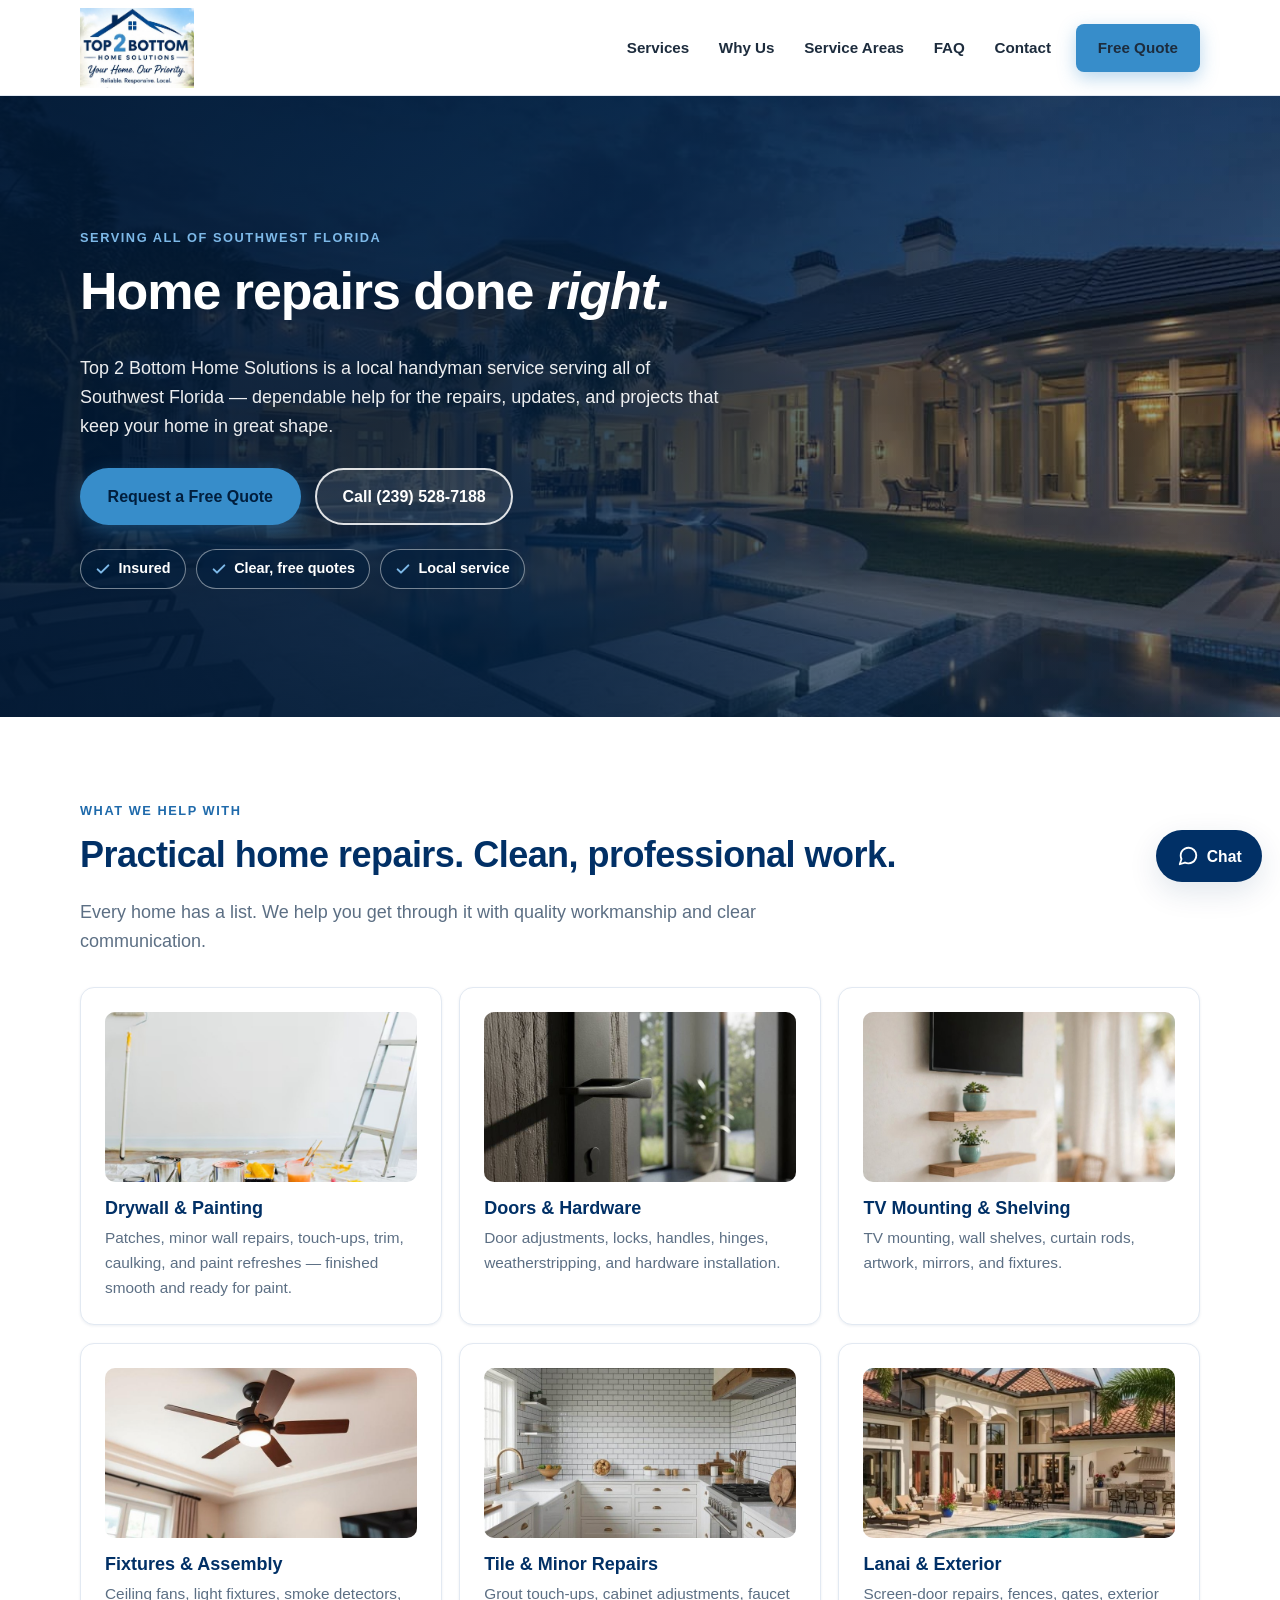
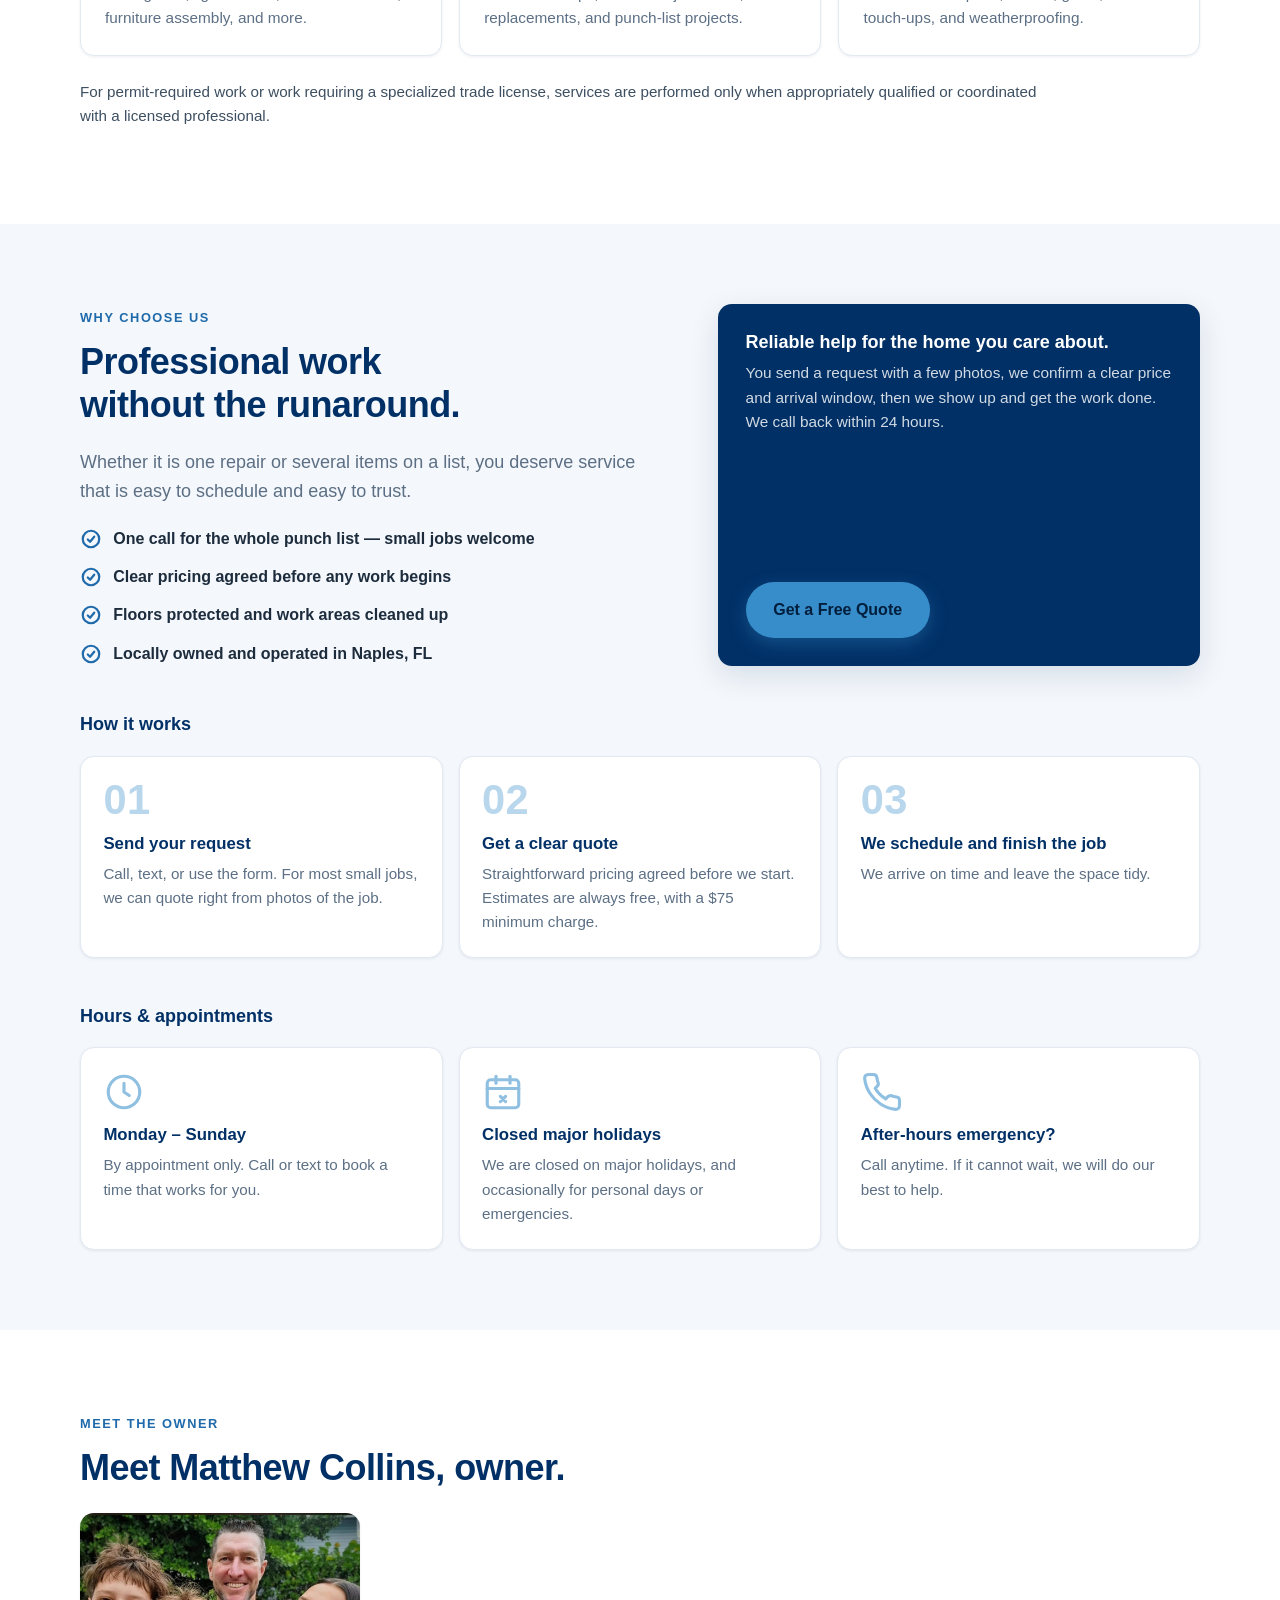
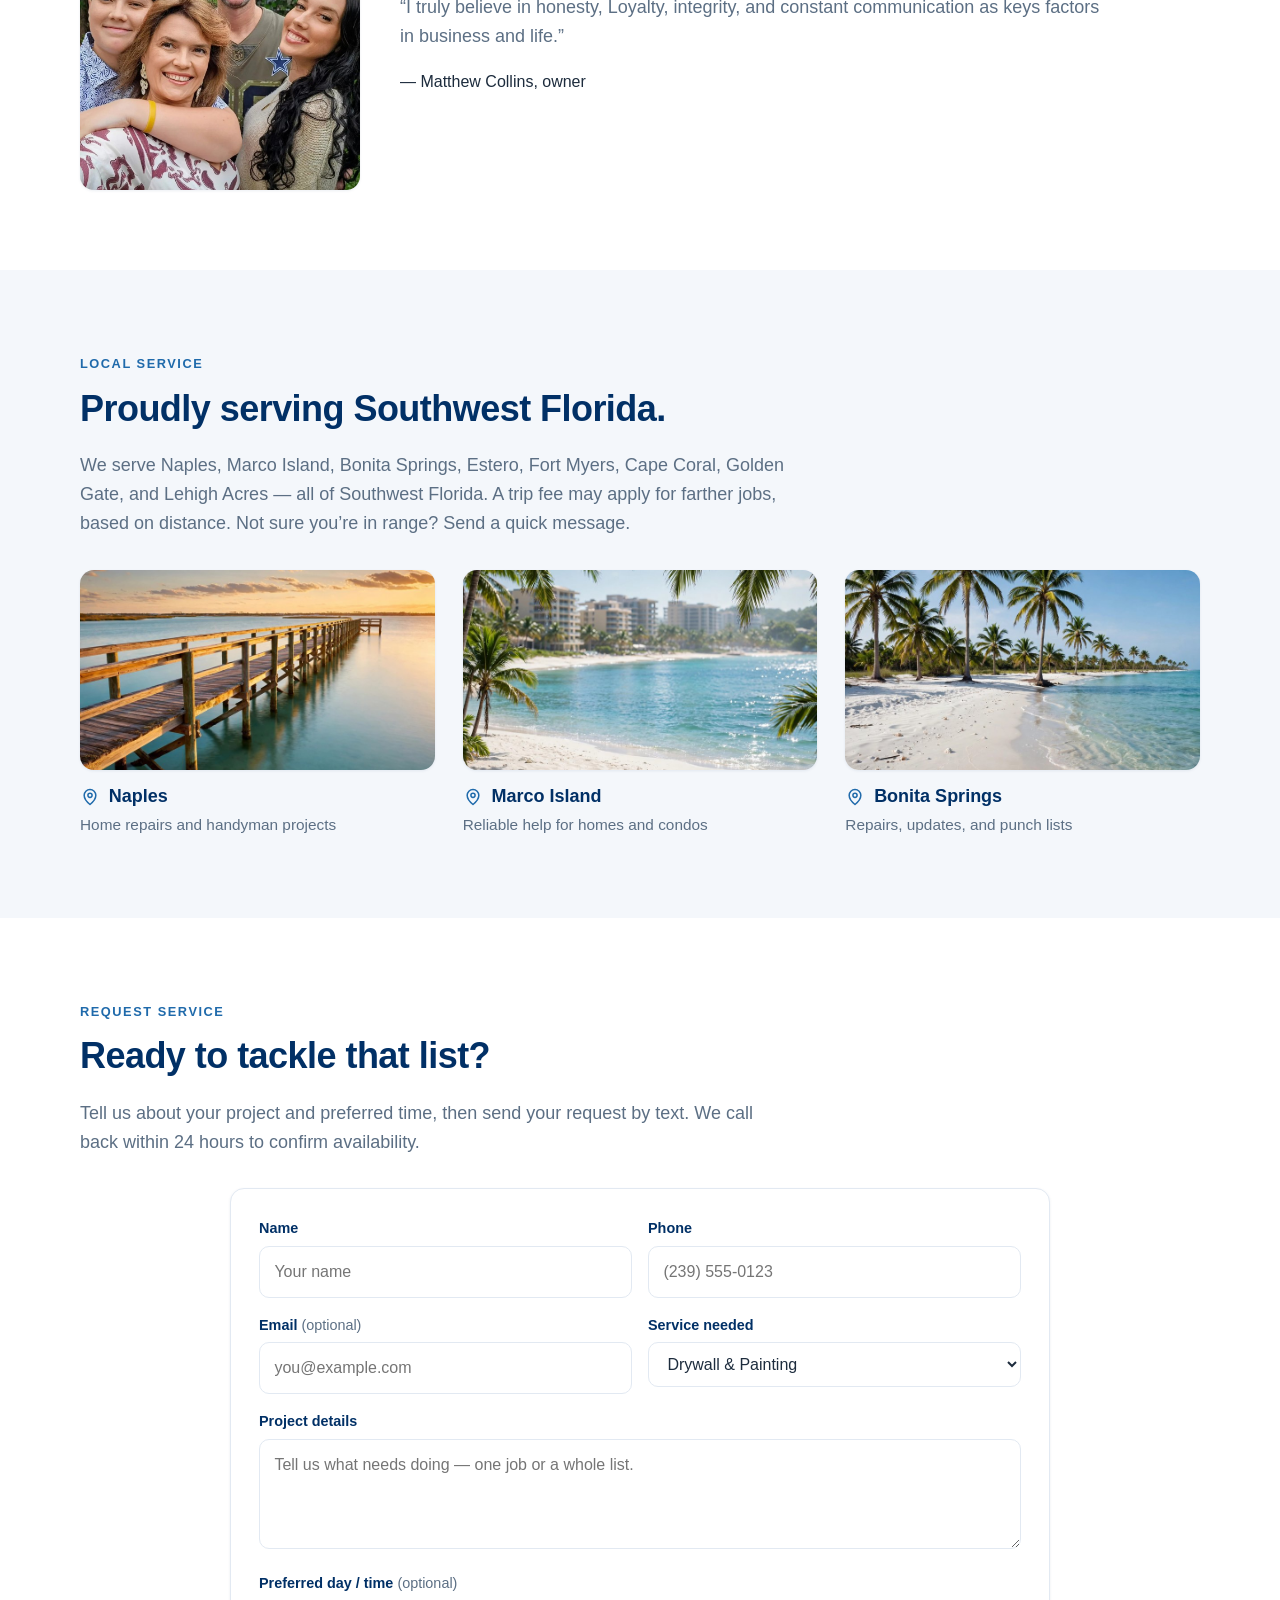
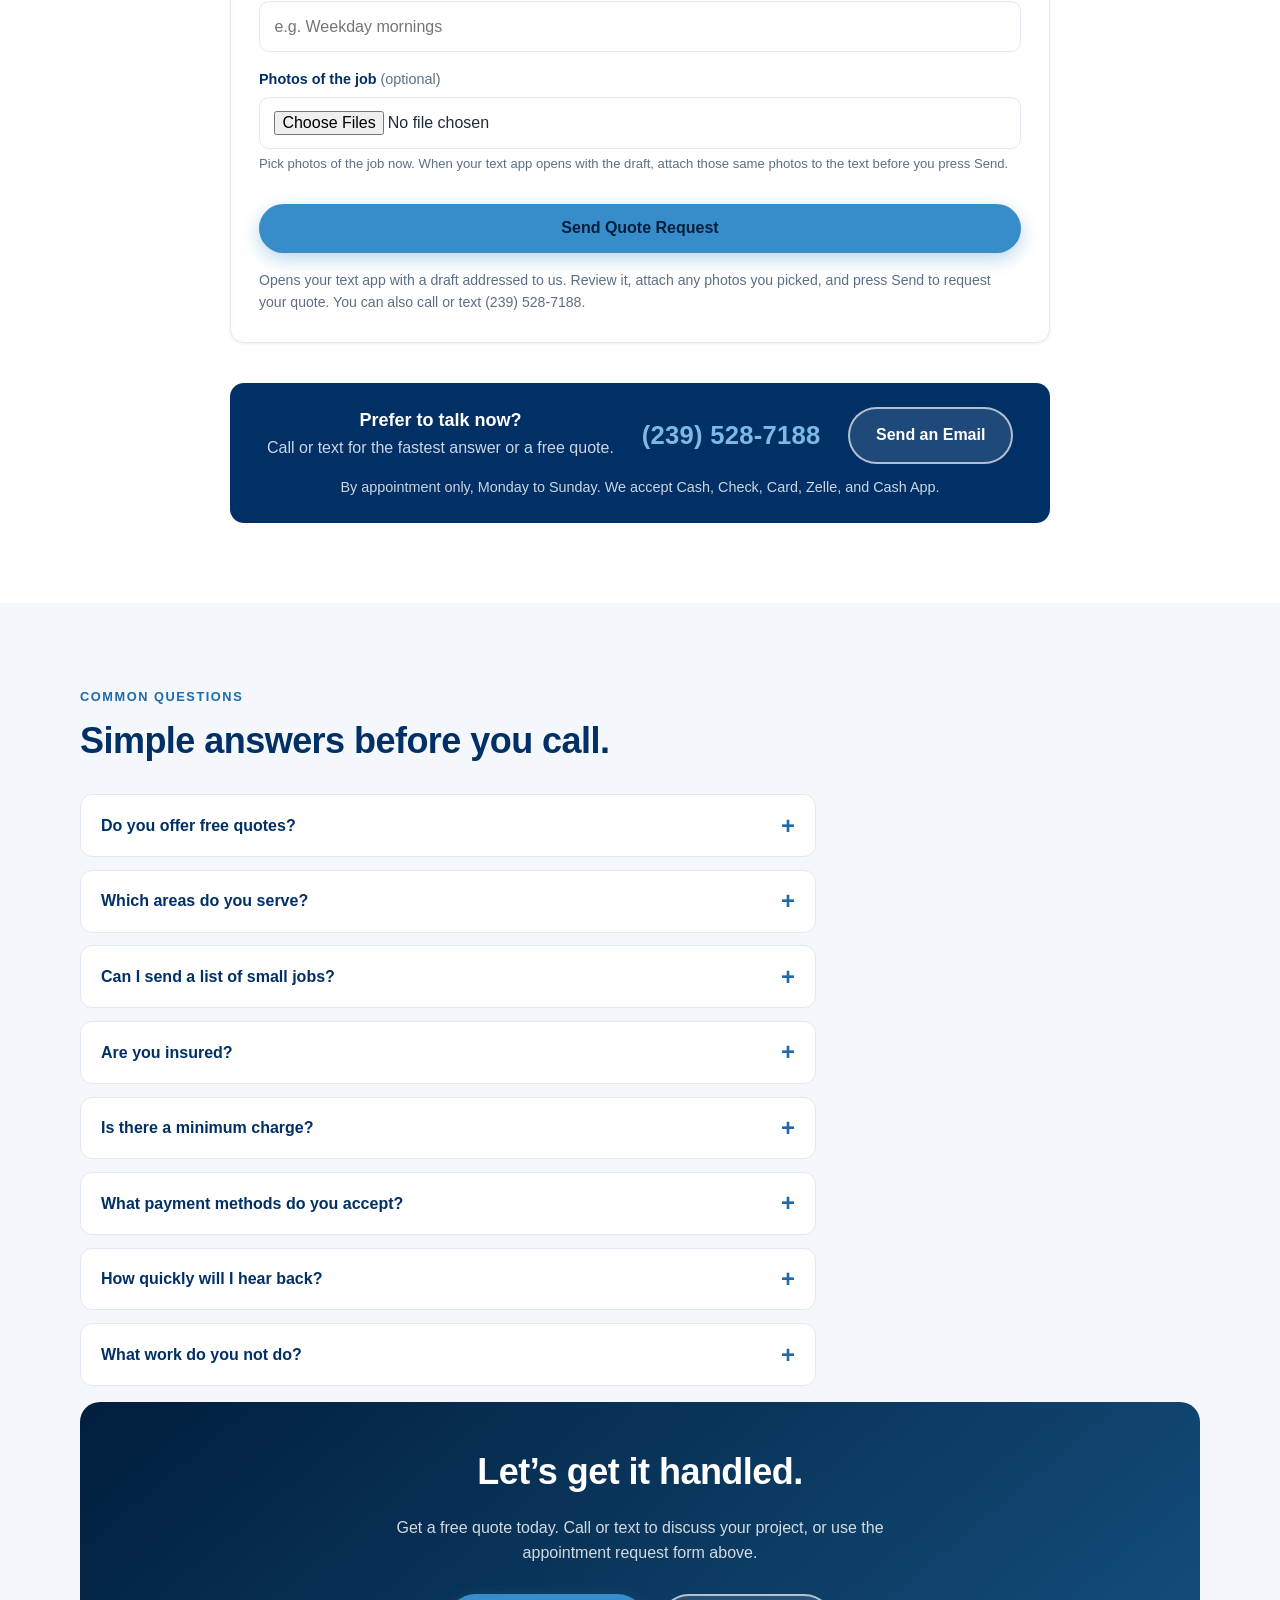
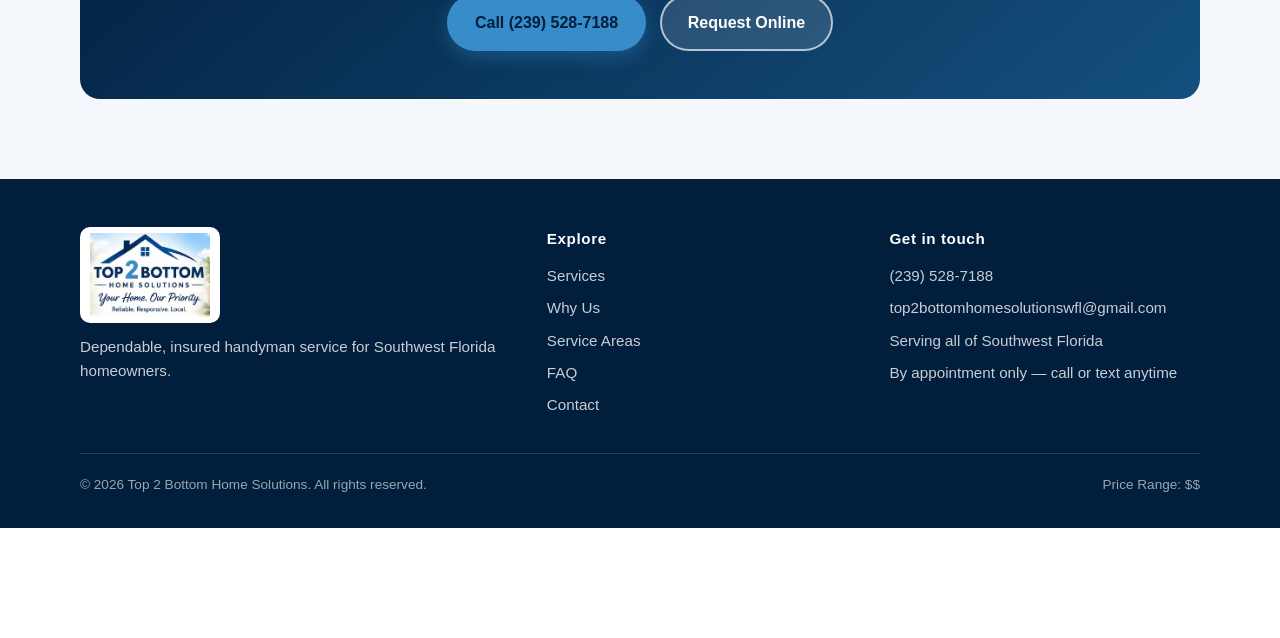
<file: index.html>
<!DOCTYPE html>
<html lang="en">
<head>
  <meta charset="UTF-8">
  <meta name="viewport" content="width=device-width, initial-scale=1.0">
  <title>Top 2 Bottom Home Solutions | Handyman in Naples, FL</title>
  <meta name="description" content="Top 2 Bottom Home Solutions offers dependable handyman service across Southwest Florida. Free quotes. Call or text (239) 528-7188.">
  <link rel="icon" type="image/svg+xml" href="assets/images/favicon.svg">
  <link rel="stylesheet" href="css/styles-v12.css">
    <link rel="canonical" href="https://top2bottomhomesolutions.com/">
    <meta property="og:title" content="Top 2 Bottom Home Solutions | Handyman in Naples, FL">
    <meta property="og:description" content="Top 2 Bottom Home Solutions offers dependable handyman service across Southwest Florida. Free quotes. Call or text (239) 528-7188.">
    <meta property="og:type" content="website">
    <meta property="og:url" content="https://top2bottomhomesolutions.com/">
    <meta property="og:image" content="https://top2bottomhomesolutions.com/assets/images/hero-repair.jpg">
  <script type="application/ld+json">
  {
    "@context": "https://schema.org",
    "@type": "HomeAndConstructionBusiness",
    "name": "Top 2 Bottom Home Solutions",
    "description": "Dependable handyman service across Southwest Florida.",
    "telephone": "+1-239-528-7188",
    "email": "top2bottomhomesolutionswfl@gmail.com",
    "areaServed": ["Naples, FL", "Marco Island, FL", "Bonita Springs, FL", "Estero, FL", "Fort Myers, FL", "Cape Coral, FL", "Golden Gate, FL", "Lehigh Acres, FL"],
    "priceRange": "$$",
        "url": "https://top2bottomhomesolutions.com/",
        "openingHoursSpecification": {
          "@type": "OpeningHoursSpecification",
          "dayOfWeek": ["Monday", "Tuesday", "Wednesday", "Thursday", "Friday", "Saturday", "Sunday"],
          "description": "By appointment only"
        }
  }
  </script>
<script defer src="https://stats.mojolabsai.com/script.js" data-website-id="41d78084-8a36-4ca5-b418-ffc9e5222f6e"></script>
</head>
<body>

  <header class="site-header">
    <div class="container header-inner">
      <a class="brand" href="index.html" aria-label="Top 2 Bottom Home Solutions — home">
        <img class="brand-logo" src="assets/images/logo.jpg" alt="Top 2 Bottom Home Solutions" width="550" height="385">
      </a>
      <button class="nav-toggle" aria-expanded="false" aria-controls="main-nav" aria-label="Open menu">
        <span></span><span></span><span></span>
      </button>
      <nav class="main-nav" id="main-nav" aria-label="Main navigation">
        <a href="#services">Services</a>
        <a href="#why-us">Why Us</a>
        <a href="#areas">Service Areas</a>
        <a href="#faq">FAQ</a>
        <a href="contact.html">Contact</a>
        <a class="btn btn--primary" href="#booking">Free Quote</a>
      </nav>
    </div>
  </header>

  <main>
    <!-- ============ HERO ============ -->
    <section class="hero">
      <img class="hero-bg" src="assets/images/hero-repair.jpg" alt="Florida home with a pool and lanai at dusk" width="1200" height="798">
      <div class="hero-shade" aria-hidden="true"></div>
      <div class="container">
        <div class="hero-copy">
        <span class="eyebrow">Serving all of Southwest Florida</span>
        <h1>Home repairs done <em>right.</em></h1>
        <p class="lead">Top 2 Bottom Home Solutions is a local handyman service serving all of Southwest Florida — dependable help for the repairs, updates, and projects that keep your home in great shape.</p>
        <div class="hero-actions">
          <a class="btn btn--primary" href="#booking">Request a Free Quote</a>
          <a class="btn btn--light" href="tel:+12395287188">Call (239) 528-7188</a>
        </div>
        <ul class="trust-chips">
          <li><svg viewBox="0 0 24 24" fill="none" stroke="#1f6aab" stroke-width="3" stroke-linecap="round" stroke-linejoin="round"><path d="M4 12.5l5 5L20 6.5"/></svg>Insured</li>
          <li><svg viewBox="0 0 24 24" fill="none" stroke="#1f6aab" stroke-width="3" stroke-linecap="round" stroke-linejoin="round"><path d="M4 12.5l5 5L20 6.5"/></svg>Clear, free quotes</li>
          <li><svg viewBox="0 0 24 24" fill="none" stroke="#1f6aab" stroke-width="3" stroke-linecap="round" stroke-linejoin="round"><path d="M4 12.5l5 5L20 6.5"/></svg>Local service</li>
        </ul>
        </div>
      </div>
    </section>

    <!-- ============ SERVICES ============ -->
    <section class="section" id="services">
      <div class="container">
        <span class="eyebrow">What we help with</span>
        <h2>Practical home repairs. Clean, professional work.</h2>
        <p class="lead">Every home has a list. We help you get through it with quality workmanship and clear communication.</p>

        <div class="services-grid">
          <article class="service-card">
            <img class="service-photo" src="assets/images/service-paint.jpg" alt="Paint cans, a roller and a ladder ready for a painting job" loading="lazy" width="800" height="600">
            <div>
              <h3>Drywall &amp; Painting</h3>
              <p>Patches, minor wall repairs, touch-ups, trim, caulking, and paint refreshes — finished smooth and ready for paint.</p>
            </div>
          </article>
          <article class="service-card">
            <img class="service-photo" src="assets/images/service-door.jpg" alt="Modern matte black door handle and lock on a wood door" loading="lazy" width="800" height="600">
            <h3>Doors &amp; Hardware</h3>
            <p>Door adjustments, locks, handles, hinges, weatherstripping, and hardware installation.</p>
          </article>
          <article class="service-card">
            <img class="service-photo" src="assets/images/service-tv.jpg" alt="Wall-mounted TV above two floating wooden shelves with small plants in a bright living room" loading="lazy" width="800" height="600">
            <h3>TV Mounting &amp; Shelving</h3>
            <p>TV mounting, wall shelves, curtain rods, artwork, mirrors, and fixtures.</p>
          </article>
          <article class="service-card">
            <img class="service-photo" src="assets/images/service-fan.jpg" alt="Ceiling fan with a light in a bright living room" loading="lazy" width="800" height="600">
            <h3>Fixtures &amp; Assembly</h3>
            <p>Ceiling fans, light fixtures, smoke detectors, furniture assembly, and more.</p>
          </article>
          <article class="service-card">
            <img class="service-photo" src="assets/images/service-tile.jpg" alt="White subway tile backsplash in a bright kitchen" loading="lazy" width="800" height="600">
            <h3>Tile &amp; Minor Repairs</h3>
            <p>Grout touch-ups, cabinet adjustments, faucet replacements, and punch-list projects.</p>
          </article>
          <article class="service-card">
            <img class="service-photo" src="assets/images/service-lanai.jpg" alt="Screened Florida lanai with a pool and patio seating" loading="lazy" width="800" height="600">
            <h3>Lanai &amp; Exterior</h3>
            <p>Screen-door repairs, fences, gates, exterior touch-ups, and weatherproofing.</p>
          </article>
        </div>

        <p class="fine-print">For permit-required work or work requiring a specialized trade license, services are performed only when appropriately qualified or coordinated with a licensed professional.</p>
      </div>
    </section>

    <!-- ============ WHY US ============ -->
    <section class="section section--soft" id="why-us">
      <div class="container">
        <div class="split">
          <div>
            <span class="eyebrow">Why choose us</span>
            <h2>Professional work without the runaround.</h2>
            <p class="lead">Whether it is one repair or several items on a list, you deserve service that is easy to schedule and easy to trust.</p>
            <ul class="check-list">
              <li><svg viewBox="0 0 24 24" fill="none" stroke="#1f6aab" stroke-width="2.4" stroke-linecap="round" stroke-linejoin="round"><circle cx="12" cy="12" r="9"/><path d="M8.5 12.5l2.5 2.5 4.5-5.5"/></svg>One call for the whole punch list — small jobs welcome</li>
              <li><svg viewBox="0 0 24 24" fill="none" stroke="#1f6aab" stroke-width="2.4" stroke-linecap="round" stroke-linejoin="round"><circle cx="12" cy="12" r="9"/><path d="M8.5 12.5l2.5 2.5 4.5-5.5"/></svg>Clear pricing agreed before any work begins</li>
              <li><svg viewBox="0 0 24 24" fill="none" stroke="#1f6aab" stroke-width="2.4" stroke-linecap="round" stroke-linejoin="round"><circle cx="12" cy="12" r="9"/><path d="M8.5 12.5l2.5 2.5 4.5-5.5"/></svg>Floors protected and work areas cleaned up</li>
              <li><svg viewBox="0 0 24 24" fill="none" stroke="#1f6aab" stroke-width="2.4" stroke-linecap="round" stroke-linejoin="round"><circle cx="12" cy="12" r="9"/><path d="M8.5 12.5l2.5 2.5 4.5-5.5"/></svg>Locally owned and operated in Naples, FL</li>
            </ul>
          </div>
          <aside class="panel">
            <h3>Reliable help for the home you care about.</h3>
            <p>You send a request with a few photos, we confirm a clear price and arrival window, then we show up and get the work done. We call back within 24 hours.</p>
            <a class="btn btn--primary" href="#booking">Get a Free Quote</a>
          </aside>
        </div>

        <div class="how-it-works">
          <h3>How it works</h3>
          <ol class="steps">
            <li class="step"><strong>Send your request</strong><p>Call, text, or use the form. For most small jobs, we can quote right from photos of the job.</p></li>
            <li class="step"><strong>Get a clear quote</strong><p>Straightforward pricing agreed before we start. Estimates are always free, with a $75 minimum charge.</p></li>
            <li class="step"><strong>We schedule and finish the job</strong><p>We arrive on time and leave the space tidy.</p></li>
          </ol>
        </div>

        <div class="how-it-works">
          <h3>Hours &amp; appointments</h3>
          <ol class="steps steps--info">
            <li class="step"><span class="step-icon"><svg viewBox="0 0 24 24" fill="none" stroke-width="1.8" stroke-linecap="round" stroke-linejoin="round"><circle cx="12" cy="12" r="9"/><path d="M12 7v5l3 2"/></svg></span><strong>Monday &ndash; Sunday</strong><p>By appointment only. Call or text to book a time that works for you.</p></li>
            <li class="step"><span class="step-icon"><svg viewBox="0 0 24 24" fill="none" stroke-width="1.8" stroke-linecap="round" stroke-linejoin="round"><rect x="3" y="5" width="18" height="16" rx="2"/><path d="M3 10h18"/><path d="M8 3v4"/><path d="M16 3v4"/><path d="M10.5 14.5l3 3M13.5 14.5l-3 3"/></svg></span><strong>Closed major holidays</strong><p>We are closed on major holidays, and occasionally for personal days or emergencies.</p></li>
            <li class="step"><span class="step-icon"><svg viewBox="0 0 24 24" fill="none" stroke-width="1.8" stroke-linecap="round" stroke-linejoin="round"><path d="M22 16.92v3a2 2 0 0 1-2.18 2 19.79 19.79 0 0 1-8.63-3.07 19.5 19.5 0 0 1-6-6A19.79 19.79 0 0 1 2.08 4.18 2 2 0 0 1 4.06 2h3a2 2 0 0 1 2 1.72c.13.96.36 1.9.7 2.81a2 2 0 0 1-.45 2.11L8.09 9.91a16 16 0 0 0 6 6l1.27-1.27a2 2 0 0 1 2.11-.45c.91.34 1.85.57 2.81.7A2 2 0 0 1 22 16.92z"/></svg></span><strong>After-hours emergency?</strong><p>Call anytime. If it cannot wait, we will do our best to help.</p></li>
          </ol>
        </div>
      </div>
    </section>

    <!-- ============ OWNER ============ -->
    <section class="section" id="owner">
      <div class="container">
        <span class="eyebrow">Meet the owner</span>
        <h2>Meet Matthew Collins, owner.</h2>
        <div class="owner-grid">
          <img class="owner-photo" src="assets/images/matthew-family-full.jpg" alt="Matthew Collins with his family" width="1000" height="989">
          <div>
            <p class="lead">&ldquo;I truly believe in honesty, Loyalty, integrity, and constant communication as keys factors in business and life.&rdquo;</p>
            <p>&mdash; Matthew Collins, owner</p>
            <!-- Add the Google Business Profile link here when one exists. -->
          </div>
        </div>
      </div>
    </section>

    <!-- ============ AREAS ============ -->
    <section class="section section--soft" id="areas">
      <div class="container">
        <span class="eyebrow">Local service</span>
        <h2>Proudly serving Southwest Florida.</h2>
        <p class="lead">We serve Naples, Marco Island, Bonita Springs, Estero, Fort Myers, Cape Coral, Golden Gate, and Lehigh Acres — all of Southwest Florida. A trip fee may apply for farther jobs, based on distance. Not sure you&rsquo;re in range? Send a quick message.</p>
        <div class="areas-grid">
          <article class="area-card">
            <img class="area-photo" src="assets/images/area-naples.jpg" alt="Wooden pier over calm Gulf water at sunset near Naples" loading="lazy" width="800" height="600">
            <h3><svg viewBox="0 0 24 24" fill="none" stroke-width="1.8" stroke-linecap="round" stroke-linejoin="round"><path d="M12 21s7-5.5 7-11a7 7 0 1 0-14 0c0 5.5 7 11 7 11z"/><circle cx="12" cy="10" r="2.5"/></svg>Naples</h3>
            <p>Home repairs and handyman projects</p>
          </article>
          <article class="area-card">
            <img class="area-photo" src="assets/images/area-marco.jpg" alt="White-sand Marco Island beach with palm trees and beachfront condominiums" loading="lazy" width="800" height="600">
            <h3><svg viewBox="0 0 24 24" fill="none" stroke-width="1.8" stroke-linecap="round" stroke-linejoin="round"><path d="M12 21s7-5.5 7-11a7 7 0 1 0-14 0c0 5.5 7 11 7 11z"/><circle cx="12" cy="10" r="2.5"/></svg>Marco Island</h3>
            <p>Reliable help for homes and condos</p>
          </article>
          <article class="area-card">
            <img class="area-photo" src="assets/images/area-bonita.jpg" alt="Palm trees along a white-sand beach in Bonita Springs" loading="lazy" width="800" height="600">
            <h3><svg viewBox="0 0 24 24" fill="none" stroke-width="1.8" stroke-linecap="round" stroke-linejoin="round"><path d="M12 21s7-5.5 7-11a7 7 0 1 0-14 0c0 5.5 7 11 7 11z"/><circle cx="12" cy="10" r="2.5"/></svg>Bonita Springs</h3>
            <p>Repairs, updates, and punch lists</p>
          </article>
        </div>
      </div>
    </section>

    <!-- ============ BOOKING ============ -->
    <section class="section" id="booking">
      <div class="container">
        <span class="eyebrow">Request service</span>
        <h2>Ready to tackle that list?</h2>
        <p class="lead">Tell us about your project and preferred time, then send your request by text. We call back within 24 hours to confirm availability.</p>

        <div class="booking-wrap" style="margin-top: 2rem;">
          <form class="quote-form" novalidate>
            <div class="form-row">
              <div class="field">
                <label for="q-name">Name</label>
                <input type="text" id="q-name" name="name" autocomplete="name" placeholder="Your name">
                <p class="error" role="alert"></p>
              </div>
              <div class="field">
                <label for="q-phone">Phone</label>
                <input type="tel" id="q-phone" name="phone" autocomplete="tel" placeholder="(239) 555-0123">
                <p class="error" role="alert"></p>
              </div>
            </div>
            <div class="form-row">
              <div class="field">
                <label for="q-email">Email <span style="font-weight:400;color:var(--muted)">(optional)</span></label>
                <input type="email" id="q-email" name="email" autocomplete="email" placeholder="you@example.com">
              </div>
              <div class="field">
                <label for="q-service">Service needed</label>
                <select id="q-service" name="service">
                  <option>Drywall &amp; Painting</option>
                  <option>Doors &amp; Hardware</option>
                  <option>TV Mounting &amp; Shelving</option>
                  <option>Fixtures &amp; Assembly</option>
                  <option>Tile &amp; Minor Repairs</option>
                  <option>Lanai &amp; Exterior</option>
                  <option>Multiple / punch list</option>
                  <option>Something else</option>
                </select>
              </div>
            </div>
            <div class="field">
              <label for="q-details">Project details</label>
              <textarea id="q-details" name="details" placeholder="Tell us what needs doing — one job or a whole list."></textarea>
              <p class="error" role="alert"></p>
            </div>
            <div class="field">
              <label for="q-when">Preferred day / time <span style="font-weight:400;color:var(--muted)">(optional)</span></label>
              <input type="text" id="q-when" name="when" placeholder="e.g. Weekday mornings">
            </div>
            <div class="field">
              <label for="q-photos">Photos of the job <span style="font-weight:400;color:var(--muted)">(optional)</span></label>
              <input type="file" id="q-photos" name="photos" accept="image/*" multiple>
              <p class="hint">Pick photos of the job now. When your text app opens with the draft, attach those same photos to the text before you press Send.</p>
            </div>
            <button class="btn btn--primary btn--block" type="submit">Send Quote Request</button>
            <p class="form-note">Opens your text app with a draft addressed to us. Review it, attach any photos you picked, and press Send to request your quote. You can also call or text (239) 528-7188.</p>
          </form>

          <aside class="call-card">
            <div class="call-main">
              <h3>Prefer to talk now?</h3>
              <p>Call or text for the fastest answer or a free quote.</p>
            </div>
            <a class="phone" href="tel:+12395287188">(239) 528-7188</a>
            <div>
              <a class="btn btn--light" href="mailto:top2bottomhomesolutionswfl@gmail.com?subject=Quote%20request">Send an Email</a>
            </div>
            <p class="call-fine">By appointment only, Monday to Sunday. We accept Cash, Check, Card, Zelle, and Cash App.</p>
          </aside>
        </div>
      </div>
    </section>

    <!-- ============ FAQ ============ -->
    <section class="section section--soft" id="faq">
      <div class="container">
        <span class="eyebrow">Common questions</span>
        <h2>Simple answers before you call.</h2>
        <div class="faq">
          <details>
            <summary>Do you offer free quotes?</summary>
            <div class="answer"><p>Yes, estimates are always free. Call, text, or send a request with details of your project to get started. For most small jobs, we can quote right from photos you text us.</p></div>
          </details>
          <details>
            <summary>Which areas do you serve?</summary>
            <div class="answer"><p>All of Southwest Florida: Naples, Marco Island, Bonita Springs, Estero, Fort Myers, Cape Coral, Golden Gate, and Lehigh Acres. A trip fee may apply for farther jobs, based on distance.</p></div>
          </details>
          <details>
            <summary>Can I send a list of small jobs?</summary>
            <div class="answer"><p>Absolutely. A detailed punch list is a great way to get several home repairs addressed in one visit.</p></div>
          </details>
          <details>
            <summary>Are you insured?</summary>
            <div class="answer"><p>Yes. Top 2 Bottom Home Solutions is insured.</p></div>
          </details>
          <details>
            <summary>Is there a minimum charge?</summary>
            <div class="answer"><p>Yes, our minimum charge is $75. Estimates are always free, and you will know the price before any work begins.</p></div>
          </details>
          <details>
            <summary>What payment methods do you accept?</summary>
            <div class="answer"><p>Cash, check, card, Zelle, and Cash App.</p></div>
          </details>
          <details>
            <summary>How quickly will I hear back?</summary>
            <div class="answer"><p>We call back within 24 hours.</p></div>
          </details>
          <details>
            <summary>What work do you not do?</summary>
            <div class="answer"><p>We do not do roofing, AC work, full remodels, or pool work. For jobs that need a permit or a specialized trade license, we coordinate with a licensed professional.</p></div>
          </details>
        </div>

        <div class="cta-band">
          <h2>Let&rsquo;s get it handled.</h2>
          <p>Get a free quote today. Call or text to discuss your project, or use the appointment request form above.</p>
          <div class="hero-actions">
            <a class="btn btn--primary" href="tel:+12395287188">Call (239) 528-7188</a>
            <a class="btn btn--light" href="#booking">Request Online</a>
          </div>
        </div>
      </div>
    </section>
  </main>

  <footer class="site-footer">
    <div class="container">
      <div class="footer-grid">
        <div>
          <div class="footer-brand">
            <span class="footer-logo-plate"><img src="assets/images/logo.jpg" alt="Top 2 Bottom Home Solutions" width="550" height="385"></span>
          </div>
          <p>Dependable, insured handyman service for Southwest Florida homeowners.</p>
        </div>
        <div>
          <h4>Explore</h4>
          <ul class="footer-links">
            <li><a href="#services">Services</a></li>
            <li><a href="#why-us">Why Us</a></li>
            <li><a href="#areas">Service Areas</a></li>
            <li><a href="#faq">FAQ</a></li>
            <li><a href="contact.html">Contact</a></li>
          </ul>
        </div>
        <div>
          <h4>Get in touch</h4>
          <ul class="footer-links">
            <li><a href="tel:+12395287188">(239) 528-7188</a></li>
            <li><a href="mailto:top2bottomhomesolutionswfl@gmail.com">top2bottomhomesolutionswfl@gmail.com</a></li>
            <li>Serving all of Southwest Florida</li>
            <li>By appointment only — call or text anytime</li>
          </ul>
        </div>
      </div>
      <div class="footer-bottom">
        <span>© <span data-year>2026</span> Top 2 Bottom Home Solutions. All rights reserved.</span>
        <span>Price Range: $$</span>
      </div>
    </div>
  </footer>


  <!-- ============ Chatbot (scripted; runs fully in the browser, no backend) ============ -->
  <div class="chat-widget" id="chat-widget">
    <div class="chat-panel" id="chat-panel" role="dialog" aria-label="Chat with the Top 2 Bottom Home Solutions chatbot" hidden>
      <div class="chat-head">
        <div>
          <strong>Top 2 Bottom Home Solutions</strong>
          <span>Chatbot: answers &amp; free estimates</span>
        </div>
        <button class="chat-close" id="chat-close" type="button" aria-label="Close chat">&times;</button>
      </div>
      <div class="chat-log" id="chat-log" aria-live="polite" aria-label="Chat conversation"></div>
      <div class="chat-chips" id="chat-chips" role="group" aria-label="Quick replies"></div>
      <form class="chat-inputbar" id="chat-input-form">
        <label class="sr-only" for="chat-text">Type your message</label>
        <input type="text" id="chat-text" name="chat-text" autocomplete="off" placeholder="Type a message or tap a button above">
        <button class="chat-send" type="submit" aria-label="Send message">Send</button>
      </form>
    </div>
    <button class="chat-launcher" id="chat-launcher" type="button" aria-expanded="false" aria-controls="chat-panel" aria-label="Open chat">
      <svg viewBox="0 0 24 24" fill="none" stroke="currentColor" stroke-width="2" stroke-linecap="round" stroke-linejoin="round" aria-hidden="true"><path d="M21 11.5a8.38 8.38 0 0 1-.9 3.8 8.5 8.5 0 0 1-7.6 4.7 8.38 8.38 0 0 1-3.8-.9L3 21l1.9-5.7a8.38 8.38 0 0 1-.9-3.8 8.5 8.5 0 0 1 4.7-7.6 8.38 8.38 0 0 1 3.8-.9h.5a8.48 8.48 0 0 1 8 8v.5z"/></svg>
      <span>Chat</span>
    </button>
  </div>

  <script src="js/main.js"></script>
  <script src="js/chatbot.js?v=20261104-2"></script>
</body>
</html>
</file>
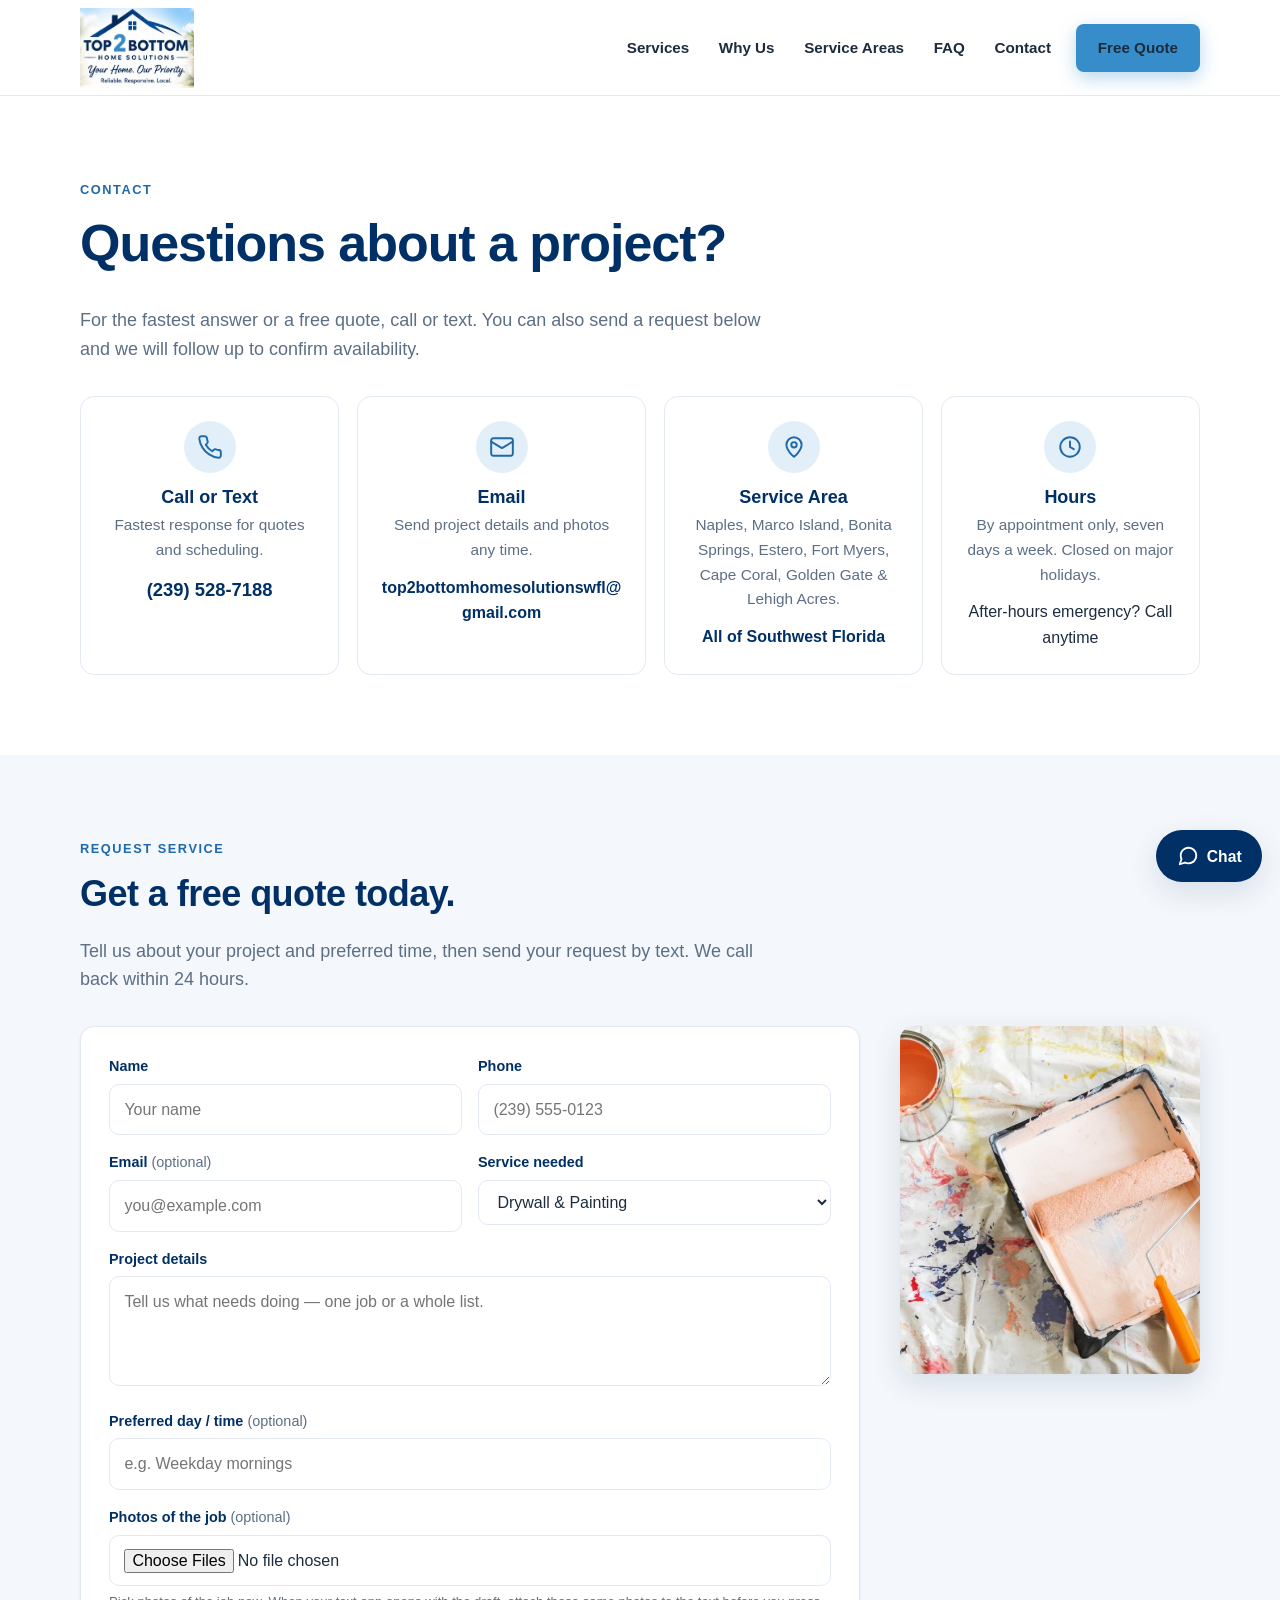
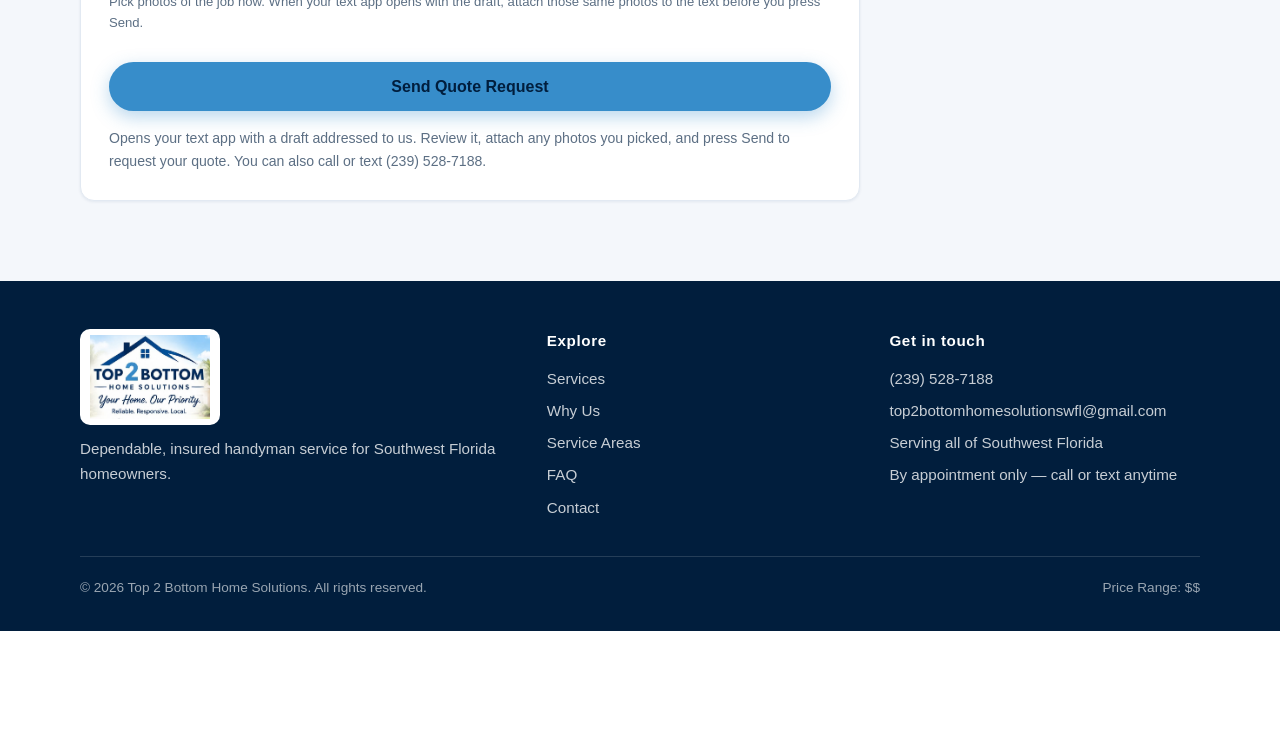
<file: contact.html>
<!DOCTYPE html>
<html lang="en">
<head>
  <meta charset="UTF-8">
  <meta name="viewport" content="width=device-width, initial-scale=1.0">
  <title>Contact | Top 2 Bottom Home Solutions — Handyman in Naples, FL</title>
  <meta name="description" content="Contact Top 2 Bottom Home Solutions for a free handyman quote anywhere in Southwest Florida. Call or text (239) 528-7188 or send a quote request online.">
  <link rel="icon" type="image/svg+xml" href="assets/images/favicon.svg">
    <link rel="canonical" href="https://top2bottomhomesolutions.com/contact.html">
    <meta property="og:title" content="Contact | Top 2 Bottom Home Solutions — Handyman in Naples, FL">
    <meta property="og:description" content="Contact Top 2 Bottom Home Solutions for a free handyman quote anywhere in Southwest Florida. Call or text (239) 528-7188 or send a quote request online.">
    <meta property="og:type" content="website">
    <meta property="og:url" content="https://top2bottomhomesolutions.com/contact.html">
    <meta property="og:image" content="https://top2bottomhomesolutions.com/assets/images/hero-repair.jpg">
    <script type="application/ld+json">
        {
          "@context": "https://schema.org",
          "@type": "HomeAndConstructionBusiness",
          "name": "Top 2 Bottom Home Solutions",
          "url": "https://top2bottomhomesolutions.com/",
          "telephone": "+1-239-528-7188",
          "email": "top2bottomhomesolutionswfl@gmail.com",
          "priceRange": "$$",
          "areaServed": ["Naples, FL", "Marco Island, FL", "Bonita Springs, FL", "Estero, FL", "Fort Myers, FL", "Cape Coral, FL", "Golden Gate, FL", "Lehigh Acres, FL"]
        }
    </script>
  <link rel="stylesheet" href="css/styles-v12.css">
<script defer src="https://stats.mojolabsai.com/script.js" data-website-id="41d78084-8a36-4ca5-b418-ffc9e5222f6e"></script>
</head>
<body>

  <header class="site-header">
    <div class="container header-inner">
      <a class="brand" href="index.html" aria-label="Top 2 Bottom Home Solutions — home">
        <img class="brand-logo" src="assets/images/logo.jpg" alt="Top 2 Bottom Home Solutions" width="550" height="385">
      </a>
      <button class="nav-toggle" aria-expanded="false" aria-controls="main-nav" aria-label="Open menu">
        <span></span><span></span><span></span>
      </button>
      <nav class="main-nav" id="main-nav" aria-label="Main navigation">
        <a href="index.html#services">Services</a>
        <a href="index.html#why-us">Why Us</a>
        <a href="index.html#areas">Service Areas</a>
        <a href="index.html#faq">FAQ</a>
        <a href="contact.html">Contact</a>
        <a class="btn btn--primary" href="#quote">Free Quote</a>
      </nav>
    </div>
  </header>

  <main>
    <section class="section">
      <div class="container">
        <span class="eyebrow">Contact</span>
        <h1>Questions about a project?</h1>
        <p class="lead">For the fastest answer or a free quote, call or text. You can also send a request below and we will follow up to confirm availability.</p>

        <div class="contact-grid">
          <article class="contact-card">
            <div class="icon" aria-hidden="true"><svg viewBox="0 0 24 24" fill="none" stroke-width="1.8" stroke-linecap="round" stroke-linejoin="round"><path d="M22 16.9v3a2 2 0 0 1-2.2 2 19.8 19.8 0 0 1-8.6-3.1 19.5 19.5 0 0 1-6-6A19.8 19.8 0 0 1 2.1 4.2 2 2 0 0 1 4.1 2h3a2 2 0 0 1 2 1.7c.13.96.36 1.9.7 2.8a2 2 0 0 1-.45 2.1L8.1 9.9a16 16 0 0 0 6 6l1.3-1.3a2 2 0 0 1 2.1-.45c.9.34 1.84.57 2.8.7a2 2 0 0 1 1.7 2.05z"/></svg></div>
            <h3>Call or Text</h3>
            <p>Fastest response for quotes and scheduling.</p>
            <a class="big" href="tel:+12395287188">(239) 528-7188</a>
          </article>
          <article class="contact-card">
            <div class="icon" aria-hidden="true"><svg viewBox="0 0 24 24" fill="none" stroke-width="1.8" stroke-linecap="round" stroke-linejoin="round"><rect x="2" y="4" width="20" height="16" rx="2"/><path d="M22 7l-10 6L2 7"/></svg></div>
            <h3>Email</h3>
            <p>Send project details and photos any time.</p>
            <a class="big" href="mailto:top2bottomhomesolutionswfl@gmail.com" style="font-size:1rem;">top2bottomhomesolutionswfl@<wbr>gmail.com</a>
          </article>
          <article class="contact-card">
            <div class="icon" aria-hidden="true"><svg viewBox="0 0 24 24" fill="none" stroke-width="1.8" stroke-linecap="round" stroke-linejoin="round"><path d="M12 21s7-5.5 7-11a7 7 0 1 0-14 0c0 5.5 7 11 7 11z"/><circle cx="12" cy="10" r="2.5"/></svg></div>
            <h3>Service Area</h3>
            <p>Naples, Marco Island, Bonita Springs, Estero, Fort Myers, Cape Coral, Golden Gate &amp; Lehigh Acres.</p>
            <a class="big" href="index.html#areas" style="font-size:1rem;">All of Southwest Florida</a>
          </article>
          <article class="contact-card">
            <div class="icon" aria-hidden="true"><svg viewBox="0 0 24 24" fill="none" stroke-width="1.8" stroke-linecap="round" stroke-linejoin="round"><circle cx="12" cy="12" r="9"/><path d="M12 7v5l3.5 2"/></svg></div>
            <h3>Hours</h3>
            <p>By appointment only, seven days a week. Closed on major holidays.</p>
            <span class="big" style="font-size:1rem;">After-hours emergency? Call anytime</span>
          </article>
        </div>
      </div>
    </section>

    <section class="section section--soft" id="quote">
      <div class="container">
        <span class="eyebrow">Request service</span>
        <h2>Get a free quote today.</h2>
        <p class="lead">Tell us about your project and preferred time, then send your request by text. We call back within 24 hours.</p>

        <div class="quote-grid">
        <form class="quote-form" novalidate>
          <div class="form-row">
            <div class="field">
              <label for="c-name">Name</label>
              <input type="text" id="c-name" name="name" autocomplete="name" placeholder="Your name">
              <p class="error" role="alert"></p>
            </div>
            <div class="field">
              <label for="c-phone">Phone</label>
              <input type="tel" id="c-phone" name="phone" autocomplete="tel" placeholder="(239) 555-0123">
              <p class="error" role="alert"></p>
            </div>
          </div>
          <div class="form-row">
            <div class="field">
              <label for="c-email">Email <span style="font-weight:400;color:var(--muted)">(optional)</span></label>
              <input type="email" id="c-email" name="email" autocomplete="email" placeholder="you@example.com">
            </div>
            <div class="field">
              <label for="c-service">Service needed</label>
              <select id="c-service" name="service">
                <option>Drywall &amp; Painting</option>
                <option>Doors &amp; Hardware</option>
                <option>TV Mounting &amp; Shelving</option>
                <option>Fixtures &amp; Assembly</option>
                <option>Tile &amp; Minor Repairs</option>
                <option>Lanai &amp; Exterior</option>
                <option>Multiple / punch list</option>
                <option>Something else</option>
              </select>
            </div>
          </div>
          <div class="field">
            <label for="c-details">Project details</label>
            <textarea id="c-details" name="details" placeholder="Tell us what needs doing — one job or a whole list."></textarea>
            <p class="error" role="alert"></p>
          </div>
          <div class="field">
            <label for="c-when">Preferred day / time <span style="font-weight:400;color:var(--muted)">(optional)</span></label>
            <input type="text" id="c-when" name="when" placeholder="e.g. Weekday mornings">
          </div>
          <div class="field">
            <label for="c-photos">Photos of the job <span style="font-weight:400;color:var(--muted)">(optional)</span></label>
            <input type="file" id="c-photos" name="photos" accept="image/*" multiple>
            <p class="hint">Pick photos of the job now. When your text app opens with the draft, attach those same photos to the text before you press Send.</p>
          </div>
          <button class="btn btn--primary btn--block" type="submit">Send Quote Request</button>
          <p class="form-note">Opens your text app with a draft addressed to us. Review it, attach any photos you picked, and press Send to request your quote. You can also call or text (239) 528-7188.</p>
        </form>
          <figure class="quote-photo">
            <img src="assets/images/contact-painting.jpg" alt="Paint cans and a roller tray on a drop cloth" loading="lazy" width="528" height="612">
          </figure>
        </div>
      </div>
    </section>
  </main>

  <footer class="site-footer">
    <div class="container">
      <div class="footer-grid">
        <div>
          <div class="footer-brand">
            <span class="footer-logo-plate"><img src="assets/images/logo.jpg" alt="Top 2 Bottom Home Solutions" width="550" height="385"></span>
          </div>
          <p>Dependable, insured handyman service for Southwest Florida homeowners.</p>
        </div>
        <div>
          <h4>Explore</h4>
          <ul class="footer-links">
            <li><a href="index.html#services">Services</a></li>
            <li><a href="index.html#why-us">Why Us</a></li>
            <li><a href="index.html#areas">Service Areas</a></li>
            <li><a href="index.html#faq">FAQ</a></li>
            <li><a href="contact.html">Contact</a></li>
          </ul>
        </div>
        <div>
          <h4>Get in touch</h4>
          <ul class="footer-links">
            <li><a href="tel:+12395287188">(239) 528-7188</a></li>
            <li><a href="mailto:top2bottomhomesolutionswfl@gmail.com">top2bottomhomesolutionswfl@gmail.com</a></li>
            <li>Serving all of Southwest Florida</li>
            <li>By appointment only — call or text anytime</li>
          </ul>
        </div>
      </div>
      <div class="footer-bottom">
        <span>© <span data-year>2026</span> Top 2 Bottom Home Solutions. All rights reserved.</span>
        <span>Price Range: $$</span>
      </div>
    </div>
  </footer>


  <!-- ============ Chatbot (scripted; runs fully in the browser, no backend) ============ -->
  <div class="chat-widget" id="chat-widget">
    <div class="chat-panel" id="chat-panel" role="dialog" aria-label="Chat with the Top 2 Bottom Home Solutions chatbot" hidden>
      <div class="chat-head">
        <div>
          <strong>Top 2 Bottom Home Solutions</strong>
          <span>Chatbot: answers &amp; free estimates</span>
        </div>
        <button class="chat-close" id="chat-close" type="button" aria-label="Close chat">&times;</button>
      </div>
      <div class="chat-log" id="chat-log" aria-live="polite" aria-label="Chat conversation"></div>
      <div class="chat-chips" id="chat-chips" role="group" aria-label="Quick replies"></div>
      <form class="chat-inputbar" id="chat-input-form">
        <label class="sr-only" for="chat-text">Type your message</label>
        <input type="text" id="chat-text" name="chat-text" autocomplete="off" placeholder="Type a message or tap a button above">
        <button class="chat-send" type="submit" aria-label="Send message">Send</button>
      </form>
    </div>
    <button class="chat-launcher" id="chat-launcher" type="button" aria-expanded="false" aria-controls="chat-panel" aria-label="Open chat">
      <svg viewBox="0 0 24 24" fill="none" stroke="currentColor" stroke-width="2" stroke-linecap="round" stroke-linejoin="round" aria-hidden="true"><path d="M21 11.5a8.38 8.38 0 0 1-.9 3.8 8.5 8.5 0 0 1-7.6 4.7 8.38 8.38 0 0 1-3.8-.9L3 21l1.9-5.7a8.38 8.38 0 0 1-.9-3.8 8.5 8.5 0 0 1 4.7-7.6 8.38 8.38 0 0 1 3.8-.9h.5a8.48 8.48 0 0 1 8 8v.5z"/></svg>
      <span>Chat</span>
    </button>
  </div>

  <script src="js/main.js"></script>
  <script src="js/chatbot.js?v=20261104-2"></script>
</body>
</html>
</file>
<file: css/styles-v12.css>
/* ============================================================
   Top 2 Bottom Home Solutions — main stylesheet
   Mobile-first, pure HTML5/CSS3. No external dependencies.
   ============================================================ */

:root {
  --navy: #013066; /* sampled from the client logo roofline/wordmark */
  --navy-deep: #011e3d;
  --navy-soft: #14507e;
  --accent: #378dca; /* sampled from the client logo "2" */
  --accent-dark: #1f6aab; /* darkened for WCAG AA contrast on white (5.6:1) */
  --accent-light: #7db9e8; /* lightened for contrast on navy */
  --bg: #ffffff;
  --bg-soft: #f4f7fb;
  --text: #1d2c3d;
  --muted: #5c6f84;
  --line: #e2e9f2;
  --radius: 14px;
  --shadow-sm: 0 1px 3px rgba(1, 48, 102, 0.08);
  --shadow-md: 0 10px 30px rgba(1, 48, 102, 0.12);
  --header-h: 96px;
  --font: -apple-system, BlinkMacSystemFont, "Segoe UI", Roboto, Helvetica, Arial, sans-serif;
}

*,
*::before,
*::after { box-sizing: border-box; }

html {
  scroll-behavior: smooth;
  -webkit-text-size-adjust: 100%;
}

body {
  margin: 0;
  font-family: var(--font);
  color: var(--text);
  background: var(--bg);
  line-height: 1.6;
  font-size: 1rem;
  overflow-x: clip;
  /* Safe space for the fixed Mojo Labs demo banner at the viewport bottom */
  padding-bottom: 110px;
}

img, svg { max-width: 100%; height: auto; display: block; }

h1, h2, h3 { line-height: 1.2; margin: 0 0 0.6em; color: var(--navy); text-wrap: balance; }
h1 { font-size: clamp(2rem, 5.5vw, 3.25rem); letter-spacing: -0.02em; }
h2 { font-size: clamp(1.5rem, 3.6vw, 2.25rem); letter-spacing: -0.015em; }
h3 { font-size: 1.125rem; }

p { margin: 0 0 1em; }
a { color: var(--navy-soft); }

.container {
  width: min(1120px, 100% - 2.5rem);
  margin-inline: auto;
}

section[id] { scroll-margin-top: calc(var(--header-h) + 16px); }

.section { padding: 3.5rem 0; }
.section--soft { background: var(--bg-soft); }

.eyebrow {
  display: inline-block;
  font-size: 0.8rem;
  font-weight: 700;
  letter-spacing: 0.12em;
  text-transform: uppercase;
  color: var(--accent-dark);
  margin-bottom: 0.75rem;
}

.lead { font-size: 1.125rem; color: var(--muted); max-width: 44rem; }

/* ---------- Buttons ---------- */
.btn {
  display: inline-flex;
  align-items: center;
  justify-content: center;
  gap: 0.5rem;
  padding: 0.85rem 1.6rem;
  border-radius: 999px;
  font-weight: 700;
  font-size: 1rem;
  text-decoration: none;
  border: 2px solid transparent;
  cursor: pointer;
  transition: transform 0.12s ease, box-shadow 0.12s ease, background 0.12s ease;
  min-height: 48px;
}
.btn--primary {
  background: var(--accent);
  color: var(--navy-deep);
  box-shadow: 0 6px 18px rgba(55, 141, 202, 0.35);
}
.btn--primary { color: var(--navy-deep); }
.btn--primary:hover { background: var(--navy); color: #fff; transform: translateY(-1px); }
.btn--light {
  background: rgba(255, 255, 255, 0.12);
  color: #fff;
  border-color: rgba(255, 255, 255, 0.65);
}
.btn--light:hover { background: rgba(255, 255, 255, 0.22); }
.btn--outline {
  background: #fff;
  color: var(--navy);
  border-color: var(--navy);
}
.btn--outline:hover { background: var(--navy); color: #fff; }
.btn--block { width: 100%; }

/* ---------- Header ---------- */
.site-header {
  position: sticky;
  top: 0;
  z-index: 50;
  height: var(--header-h);
  background: rgba(255, 255, 255, 0.96);
  backdrop-filter: blur(8px);
  border-bottom: 1px solid var(--line);
}
.site-header.scrolled { box-shadow: var(--shadow-sm); }
.header-inner {
  height: var(--header-h);
  display: flex;
  align-items: center;
  justify-content: space-between;
  gap: 1rem;
}
.brand {
  display: inline-flex;
  align-items: center;
  gap: 0.65rem;
  text-decoration: none;
  color: var(--navy);
  font-weight: 800;
  font-size: 1.05rem;
  line-height: 1.15;
}
.brand img.brand-mark { height: 46px; width: auto; flex: none; object-fit: contain; }
.brand img.brand-logo { height: 80px; width: auto; flex: none; object-fit: contain; }
.brand-text { display: flex; flex-direction: column; justify-content: center; line-height: 1.12; }
.brand-name { font-size: 1.31rem; font-weight: 800; color: var(--navy); letter-spacing: 0.01em; white-space: nowrap; }
.brand-two { color: var(--accent); }
.brand-sub { font-size: 0.72rem; font-weight: 700; color: var(--navy); letter-spacing: 3px; white-space: nowrap; margin-top: 3px; }
.brand small { display: block; font-weight: 600; font-size: 0.72rem; color: var(--muted); letter-spacing: 0.04em; }

.main-nav { display: flex; align-items: center; gap: 0.25rem; }
.main-nav a {
  text-decoration: none;
  color: var(--text);
  font-weight: 600;
  font-size: 0.95rem;
  padding: 0.6rem 0.8rem;
  border-radius: 8px;
}
.main-nav a:hover { background: var(--bg-soft); color: var(--navy); }
.main-nav .btn { margin-left: 0.5rem; padding: 0.6rem 1.25rem; min-height: 44px; font-size: 0.95rem; }

.nav-toggle {
  display: none;
  background: none;
  border: 1px solid var(--line);
  border-radius: 10px;
  width: 46px;
  height: 46px;
  cursor: pointer;
  align-items: center;
  justify-content: center;
  flex-direction: column;
  gap: 5px;
}
.nav-toggle span { display: block; width: 22px; height: 2.5px; border-radius: 2px; background: var(--navy); transition: transform 0.2s ease, opacity 0.2s ease; }

/* ---------- Hero ---------- */
.hero {
  position: relative;
  overflow: hidden;
  color: #fff;
  /* Dark navy fallback: if the hero photo ever fails to load, the hero
     still sits on a deep navy background that suits the white text. */
  background: linear-gradient(160deg, var(--navy) 0%, var(--navy-deep) 100%);
  padding: 6.5rem 0;
}
.hero-bg {
  position: absolute;
  inset: 0;
  width: 100%;
  height: 100%;
  object-fit: cover;
  object-position: center 58%;
  /* If the photo ever fails to load, hide its alt text so no stray text
     renders over the dark navy fallback. */
  color: transparent;
}
.hero-shade {
  position: absolute;
  inset: 0;
  /* Dark navy-tinted scrim behind the copy so the white text stays readable
     over the photo — strongest on the left behind the text, easing off to the
     right so the photo still shows rich. A gentle vertical wash grounds the
     top and bottom edges over the brightest parts of the photo. */
  background:
    linear-gradient(100deg, rgba(1, 24, 51, 0.9) 0%, rgba(1, 30, 61, 0.8) 45%, rgba(1, 30, 61, 0.48) 72%, rgba(1, 30, 61, 0.24) 100%),
    linear-gradient(180deg, rgba(1, 24, 51, 0.28) 0%, rgba(1, 24, 51, 0) 35%, rgba(1, 24, 51, 0.38) 100%);
}
.hero .container { position: relative; z-index: 1; }
.hero-copy { max-width: 640px; }
.hero h1 { color: #fff; }
.hero .lead { color: rgba(255, 255, 255, 0.92); }
.hero .eyebrow { color: var(--accent-light); }
/* Hero-only treatment of the Call button: light outline with white text on
   the dark scrim. The shared .btn--light stays as-is for the call card and
   CTA band, which also sit on dark backgrounds. */
.hero .btn--light {
  background: rgba(255, 255, 255, 0.1);
  color: #fff;
  border-color: rgba(255, 255, 255, 0.85);
}
.hero .btn--light:hover { background: rgba(255, 255, 255, 0.24); color: #fff; border-color: #fff; }
.hero-actions { display: flex; flex-wrap: wrap; gap: 0.9rem; margin: 1.75rem 0 1.5rem; }

.trust-chips { display: flex; flex-wrap: wrap; gap: 0.6rem; list-style: none; margin: 0; padding: 0; }
.trust-chips li {
  display: inline-flex;
  align-items: center;
  gap: 0.45rem;
  font-size: 0.9rem;
  font-weight: 600;
  color: #fff;
  background: rgba(1, 30, 61, 0.55);
  border: 1px solid rgba(255, 255, 255, 0.45);
  padding: 0.45rem 0.9rem;
  border-radius: 999px;
}
.trust-chips svg { width: 16px; height: 16px; flex: none; stroke: var(--accent-light); }

/* ---------- Photos ---------- */
.area-photo {
  display: block;
  width: 100%;
  height: 180px;
  object-fit: cover;
  border-radius: 10px;
  margin-bottom: 1rem;
}
.quote-grid { display: grid; grid-template-columns: 1fr; gap: 2rem; margin-top: 2rem; align-items: start; }
.quote-photo { margin: 0; }
.quote-photo img {
  display: block;
  width: 100%;
  height: auto;
  border-radius: var(--radius);
  box-shadow: var(--shadow-md);
}

/* ---------- Services grid ---------- */
.services-grid {
  display: grid;
  grid-template-columns: 1fr;
  gap: 1.1rem;
  margin-top: 2rem;
}
.service-card {
  background: #fff;
  border: 1px solid var(--line);
  border-radius: var(--radius);
  padding: 1.5rem;
  box-shadow: var(--shadow-sm);
  transition: transform 0.15s ease, box-shadow 0.15s ease;
}
.service-card:hover { transform: translateY(-3px); box-shadow: var(--shadow-md); }
.service-photo {
  display: block;
  width: 100%;
  height: 170px;
  object-fit: cover;
  border-radius: 10px;
  margin-bottom: 1rem;
}
.service-card h3 { margin-bottom: 0.4rem; }
.service-card p { margin: 0; color: var(--muted); font-size: 0.96rem; }
.fine-print { margin-top: 1.5rem; font-size: 0.95rem; color: #3d4f61; max-width: 60rem; }

/* ---------- Split / why us ---------- */
.split { display: grid; grid-template-columns: 1fr; gap: 2rem; align-items: stretch; }
.check-list { list-style: none; margin: 1.25rem 0 0; padding: 0; display: grid; gap: 0.8rem; }
.check-list li { display: flex; gap: 0.7rem; align-items: flex-start; font-weight: 600; }
.check-list svg { width: 22px; height: 22px; flex: none; margin-top: 2px; }
.panel {
  background: var(--navy);
  color: #fff;
  border-radius: var(--radius);
  padding: 1.75rem;
  box-shadow: var(--shadow-md);
  display: flex;
  flex-direction: column;
  height: 100%;
}
.panel h3 { color: #fff; margin-bottom: 0.5rem; }
.panel p { color: rgba(255, 255, 255, 0.82); font-size: 0.96rem; margin-bottom: 1.25rem; }
.panel .btn { margin-top: auto; align-self: flex-start; }

/* ---------- Areas (borderless, distinct from service cards) ---------- */
.areas-grid { display: grid; grid-template-columns: 1fr; gap: 1.75rem; margin-top: 2rem; }
.area-card {
  border: none;
  border-radius: 0;
  padding: 0;
  background: transparent;
}
.area-card .area-photo { height: 200px; border-radius: var(--radius); box-shadow: var(--shadow-sm); }
.area-card h3 { display: flex; align-items: center; gap: 0.55rem; margin-bottom: 0.35rem; }
.area-card h3 svg { width: 20px; height: 20px; stroke: var(--accent-dark); }
.area-card p { margin: 0; color: var(--muted); font-size: 0.96rem; }

/* ---------- How it works ---------- */
.how-it-works { margin-top: 3rem; }
.how-it-works h3 { margin-bottom: 1.25rem; }
.steps { list-style: none; counter-reset: step; margin: 0; padding: 0; display: grid; gap: 1rem; }
.step {
  counter-increment: step;
  position: relative;
  background: #fff;
  border: 1px solid var(--line);
  border-radius: var(--radius);
  padding: 1.4rem;
  box-shadow: var(--shadow-sm);
  overflow: hidden;
  transition: transform 0.15s ease, box-shadow 0.15s ease;
}
.step:hover { transform: translateY(-3px); box-shadow: var(--shadow-md); }
.step::before {
  content: "0" counter(step);
  display: block;
  font-size: 2.6rem;
  font-weight: 800;
  line-height: 1;
  letter-spacing: 0.01em;
  color: var(--accent);
  opacity: 0.35;
  margin-bottom: 0.6rem;
}
.step strong { display: block; color: var(--navy); font-size: 1.05rem; margin-bottom: 0.25rem; }
.step p { margin: 0; color: var(--muted); font-size: 0.95rem; }
.steps--info .step::before { content: none; display: none; }
.step-icon { display: block; line-height: 0; margin-bottom: 0.6rem; }
.step-icon svg { width: 42px; height: 42px; stroke: var(--accent); opacity: 0.55; }

/* ---------- Owner ---------- */
.owner-grid { display: grid; grid-template-columns: 1fr; gap: 1.75rem; align-items: center; margin-top: 1.5rem; }
.owner-photo {
  width: 100%;
  max-width: 280px;
  height: auto;
  border-radius: var(--radius);
  display: block;
  box-shadow: var(--shadow-sm);
}

/* ---------- Booking / form ---------- */
.booking-wrap { display: flex; flex-direction: column; gap: 2rem; max-width: 820px; margin-left: auto; margin-right: auto; }
.call-card {
  background: var(--navy);
  border-radius: var(--radius);
  padding: 1.5rem 1.75rem;
  color: #fff;
  text-align: center;
  display: flex;
  flex-wrap: wrap;
  align-items: center;
  justify-content: center;
  gap: 0.5rem 1.75rem;
}
.call-main h3 { margin: 0 0 0.25rem; }
.call-main p { margin: 0; }
.call-card .call-fine { flex: 1 1 100%; margin: 0.25rem 0 0; font-size: 0.9rem; }
.call-card h3 { color: #fff; }
.call-card p { color: rgba(255, 255, 255, 0.8); }
.call-card .phone {
  display: inline-block;
  font-size: 1.6rem;
  font-weight: 800;
  color: var(--accent-light);
  text-decoration: none;
  margin: 0;
  letter-spacing: 0.01em;
}
.call-card .phone:hover { text-decoration: underline; }

.quote-form {
  background: #fff;
  border: 1px solid var(--line);
  border-radius: var(--radius);
  padding: 1.75rem;
  box-shadow: var(--shadow-sm);
  display: grid;
  gap: 1rem;
}
.form-row { display: grid; grid-template-columns: 1fr; gap: 1rem; }
.field label { display: block; font-weight: 700; font-size: 0.9rem; margin-bottom: 0.35rem; color: var(--navy); }
.field input,
.field select,
.field textarea {
  width: 100%;
  font: inherit;
  padding: 0.75rem 0.9rem;
  border: 1.5px solid var(--line);
  border-radius: 10px;
  background: #fff;
  color: var(--text);
}
.field textarea { min-height: 110px; resize: vertical; }
.field input:focus,
.field select:focus,
.field textarea:focus {
  outline: none;
  border-color: var(--accent-dark);
  box-shadow: 0 0 0 3px rgba(55, 141, 202, 0.28);
}
.field .hint { font-size: 0.82rem; color: var(--muted); margin-top: 0.3rem; }
.field .error { display: none; font-size: 0.82rem; color: #b42318; margin-top: 0.3rem; font-weight: 600; }
.field.invalid input,
.field.invalid textarea { border-color: #b42318; }
.field.invalid .error { display: block; }
.form-note { font-size: 0.88rem; color: var(--muted); margin: 0; }

/* ---------- FAQ ---------- */
.faq { display: grid; gap: 0.8rem; margin-top: 2rem; max-width: 46rem; }
.faq details {
  border: 1px solid var(--line);
  border-radius: 12px;
  background: #fff;
  padding: 0;
  overflow: hidden;
}
.faq summary {
  cursor: pointer;
  list-style: none;
  padding: 1.1rem 1.25rem;
  font-weight: 700;
  color: var(--navy);
  display: flex;
  justify-content: space-between;
  align-items: center;
  gap: 1rem;
}
.faq summary::-webkit-details-marker { display: none; }
.faq summary::after {
  content: "+";
  font-size: 1.5rem;
  line-height: 1;
  color: var(--accent-dark);
  flex: none;
  transition: transform 0.2s ease;
}
.faq details[open] summary::after { transform: rotate(45deg); }
.faq .answer { padding: 0 1.25rem 1.25rem; color: var(--muted); }
.faq .answer p { margin: 0; }

/* ---------- CTA band ---------- */
.cta-band {
  background: linear-gradient(140deg, var(--navy-deep), var(--navy-soft));
  border-radius: calc(var(--radius) + 6px);
  color: #fff;
  text-align: center;
  padding: 3rem 1.5rem;
  margin-top: 1rem;
}
.cta-band h2 { color: #fff; }
.cta-band p { color: rgba(255, 255, 255, 0.82); max-width: 36rem; margin-inline: auto; }
.cta-band .hero-actions { justify-content: center; margin-bottom: 0; }

/* ---------- Contact cards ---------- */
.contact-grid { display: grid; grid-template-columns: 1fr; gap: 1.1rem; margin-top: 2rem; }
.contact-card {
  border: 1px solid var(--line);
  border-radius: var(--radius);
  padding: 1.5rem;
  background: #fff;
  text-align: center;
}
.contact-card .icon {
  width: 52px; height: 52px; border-radius: 50%;
  background: rgba(55, 141, 202, 0.14);
  display: inline-flex; align-items: center; justify-content: center;
  margin-bottom: 0.9rem;
}
.contact-card .icon svg { width: 26px; height: 26px; stroke: var(--accent-dark); }
.contact-card h3 { margin-bottom: 0.3rem; }
.contact-card p { color: var(--muted); font-size: 0.96rem; margin-bottom: 0.75rem; }
.contact-card a.big { font-size: 1.15rem; font-weight: 800; color: var(--navy); text-decoration: none; }
.contact-card a.big:hover { color: var(--accent-dark); text-decoration: underline; }

/* ---------- Footer ---------- */
.site-footer {
  background: var(--navy-deep);
  color: rgba(255, 255, 255, 0.78);
  padding: 3rem 0 2rem;
  font-size: 0.95rem;
}
.footer-grid { display: grid; grid-template-columns: 1fr; gap: 2rem; }
.footer-brand { display: flex; align-items: center; gap: 0.65rem; color: #fff; font-weight: 800; margin-bottom: 0.75rem; }
.footer-logo-plate { display: inline-flex; background: #fff; border-radius: 10px; padding: 6px 10px; }
.footer-logo-plate img { height: 84px; width: auto; }
.site-footer h4 { color: #fff; font-size: 0.95rem; margin: 0 0 0.8rem; letter-spacing: 0.04em; }
.footer-links { list-style: none; margin: 0; padding: 0; display: grid; gap: 0.5rem; }
.footer-links a { color: rgba(255, 255, 255, 0.78); text-decoration: none; }
.footer-links a:hover { color: var(--accent-light); text-decoration: underline; }
.footer-bottom {
  margin-top: 2.25rem;
  padding-top: 1.25rem;
  border-top: 1px solid rgba(255, 255, 255, 0.14);
  display: flex;
  flex-wrap: wrap;
  gap: 0.5rem 1.5rem;
  justify-content: space-between;
  font-size: 0.85rem;
  color: rgba(255, 255, 255, 0.6);
}

/* ---------- Responsive ---------- */
@media (min-width: 640px) {
  .services-grid { grid-template-columns: repeat(2, 1fr); }
  .areas-grid { grid-template-columns: repeat(3, 1fr); }
  .form-row { grid-template-columns: 1fr 1fr; }
  .contact-grid { grid-template-columns: repeat(2, 1fr); }
  .footer-grid { grid-template-columns: 1.4fr 1fr 1fr; }
}

@media (min-width: 900px) {
  .section { padding: 5rem 0; }
  .services-grid { grid-template-columns: repeat(3, 1fr); }
  .steps { grid-template-columns: repeat(3, 1fr); }
  .owner-grid { grid-template-columns: 280px 1fr; gap: 2.5rem; }
  .split { grid-template-columns: 1.1fr 0.9fr; gap: 3rem; }
  .booking-wrap { gap: 2.5rem; }
  .contact-grid { grid-template-columns: repeat(4, 1fr); }
  .hero { padding: 8rem 0; }
  .quote-grid { grid-template-columns: 1fr 300px; gap: 2.5rem; }
}

/* Mobile nav: collapse under 860px */
@media (max-width: 859px) {
  .nav-toggle { display: inline-flex; }
  .main-nav {
    position: absolute;
    top: var(--header-h);
    left: 0;
    right: 0;
    background: #fff;
    flex-direction: column;
    align-items: stretch;
    gap: 0;
    padding: 0.75rem 1.25rem 1.25rem;
    border-bottom: 1px solid var(--line);
    box-shadow: var(--shadow-md);
    display: none;
  }
  .main-nav.open { display: flex; }
  .main-nav a { padding: 0.85rem 0.5rem; border-bottom: 1px solid var(--bg-soft); font-size: 1.02rem; }
  .main-nav .btn { margin: 0.9rem 0 0; }
  .nav-toggle[aria-expanded="true"] span:nth-child(1) { transform: translateY(7.5px) rotate(45deg); }
  .nav-toggle[aria-expanded="true"] span:nth-child(2) { opacity: 0; }
  .nav-toggle[aria-expanded="true"] span:nth-child(3) { transform: translateY(-7.5px) rotate(-45deg); }
  .site-header { position: sticky; }
}

/* Mojo Labs demo banner safe space — phones get a slightly smaller reserve */
@media (max-width: 720px) {
  body { padding-bottom: 84px; }
  .section { padding: 2.75rem 0; }
  .hero { padding: 4.25rem 0 3rem; }
  /* On mobile the copy spans the full width, so the dark scrim stays strong
     top to bottom instead of fading across, keeping the white text readable
     over the whole photo. */
  .hero-shade { background: linear-gradient(180deg, rgba(1, 24, 51, 0.82) 0%, rgba(1, 30, 61, 0.78) 100%); }
  .hero-actions .btn { flex: 1 1 100%; }
}

@media (prefers-reduced-motion: reduce) {
  html { scroll-behavior: auto; }
  *, *::before, *::after { transition: none !important; }
}

/* ---------- Chatbot ---------- */
.sr-only { position: absolute; width: 1px; height: 1px; padding: 0; margin: -1px; overflow: hidden; clip: rect(0 0 0 0); white-space: nowrap; border: 0; }
.chat-widget { position: fixed; right: 1.1rem; bottom: 1.1rem; z-index: 90; display: flex; flex-direction: column; align-items: flex-end; gap: 0.75rem; }
.chat-launcher {
  display: inline-flex; align-items: center; gap: 0.5rem;
  background: var(--navy); color: #fff; border: none; cursor: pointer;
  font: inherit; font-weight: 700; font-size: 0.98rem;
  padding: 0.85rem 1.3rem; border-radius: 999px;
  box-shadow: var(--shadow-md);
  transition: transform 0.12s ease, background 0.12s ease;
}
.chat-launcher:hover { background: var(--accent-dark); transform: translateY(-1px); }
.chat-launcher svg { width: 22px; height: 22px; }
.chat-panel {
  display: flex; flex-direction: column;
  width: min(370px, calc(100vw - 2rem));
  height: min(560px, calc(100dvh - 7.5rem));
  background: #fff; border: 1px solid var(--line); border-radius: 16px;
  box-shadow: var(--shadow-md);
  overflow: hidden;
}
.chat-panel[hidden] { display: none; }
.chat-head {
  display: flex; align-items: flex-start; justify-content: space-between; gap: 1rem;
  background: var(--navy); color: #fff; padding: 0.9rem 1.1rem;
  flex: 0 0 auto;
}
.chat-head strong { display: block; font-size: 1rem; line-height: 1.25; }
.chat-head span { display: block; font-size: 0.82rem; color: var(--accent-light); font-weight: 600; }
.chat-close { background: none; border: none; color: #fff; font-size: 1.5rem; line-height: 1; cursor: pointer; padding: 0.1rem 0.3rem; }
.chat-log {
  flex: 1 1 auto; overflow-y: auto; overscroll-behavior: contain;
  padding: 1rem; display: flex; flex-direction: column; gap: 0.55rem;
}
.msg {
  margin: 0; max-width: 86%;
  padding: 0.6rem 0.8rem; border-radius: 14px;
  font-size: 0.93rem; line-height: 1.45;
  white-space: pre-wrap; overflow-wrap: break-word;
}
.msg--bot { align-self: flex-start; background: var(--bg-soft); border: 1px solid var(--line); border-bottom-left-radius: 4px; }
.msg--user { align-self: flex-end; background: var(--navy); color: #fff; border-bottom-right-radius: 4px; }
.chat-actions { align-self: stretch; display: flex; flex-direction: column; gap: 0.5rem; padding: 0.15rem 0; }
.chat-actions .btn { text-align: center; }
.chat-typing {
  align-self: flex-start; display: inline-flex; gap: 5px; align-items: center;
  background: var(--bg-soft); border: 1px solid var(--line);
  border-radius: 14px; border-bottom-left-radius: 4px; padding: 0.7rem 0.85rem;
}
.chat-typing span { width: 7px; height: 7px; border-radius: 50%; background: #9db8cc; animation: chatblink 1.1s infinite; }
.chat-typing span:nth-child(2) { animation-delay: 0.18s; }
.chat-typing span:nth-child(3) { animation-delay: 0.36s; }
@keyframes chatblink { 0%, 80%, 100% { opacity: 0.35; } 40% { opacity: 1; } }
.chat-chips {
  flex: 0 0 auto; display: flex; flex-wrap: wrap; gap: 0.45rem;
  padding: 0.6rem 0.8rem; border-top: 1px solid var(--line); background: #fff;
}
.chip {
  border: 1px solid var(--accent-dark); color: var(--accent-dark); background: #eef5fb;
  border-radius: 999px; padding: 0.42rem 0.8rem;
  font: inherit; font-size: 0.85rem; font-weight: 600; cursor: pointer;
}
.chip:hover { background: var(--navy); border-color: var(--navy); color: #fff; }
.chat-inputbar {
  flex: 0 0 auto; display: flex; gap: 0.5rem;
  padding: 0.65rem 0.8rem 0.8rem; border-top: 1px solid var(--line); background: #fff;
}
.chat-inputbar input {
  flex: 1 1 auto; min-width: 0; font: inherit; font-size: 0.95rem;
  padding: 0.6rem 0.85rem; border: 1px solid var(--line); border-radius: 999px;
}
.chat-inputbar input:focus { outline: 2px solid var(--accent); outline-offset: 1px; }
.chat-send {
  flex: 0 0 auto; background: var(--accent-dark); color: #fff; border: none; cursor: pointer;
  font: inherit; font-weight: 700; font-size: 0.95rem;
  padding: 0.6rem 1.05rem; border-radius: 999px;
}
.chat-send:hover { background: var(--navy); }
@media (max-width: 720px) {
  :root { --header-h: 80px; }
  .brand img.brand-mark { height: 34px; max-width: 36vw; object-fit: contain; }
  .brand img.brand-logo { height: 64px; max-width: 70vw; object-fit: contain; }
  .brand-name { font-size: 1.05rem; }
  .brand-sub { font-size: 0.62rem; letter-spacing: 2.4px; margin-top: 2px; }
  .chat-widget { right: 0.9rem; bottom: 0.9rem; }
  .chat-panel { width: calc(100vw - 1.8rem); height: min(520px, calc(100dvh - 7rem)); }
}

/* ---------- hero background motion (added Nov 10, 2026) ---------- */
.hero-bg{animation:heroDrift 12s ease-in-out infinite alternate}
@keyframes heroDrift{from{transform:scale(1.05) translate(0,0)}to{transform:scale(1.16) translate(-1.8%,2%)}}
@media (prefers-reduced-motion: reduce){.hero-bg{animation:none}}
</file>
